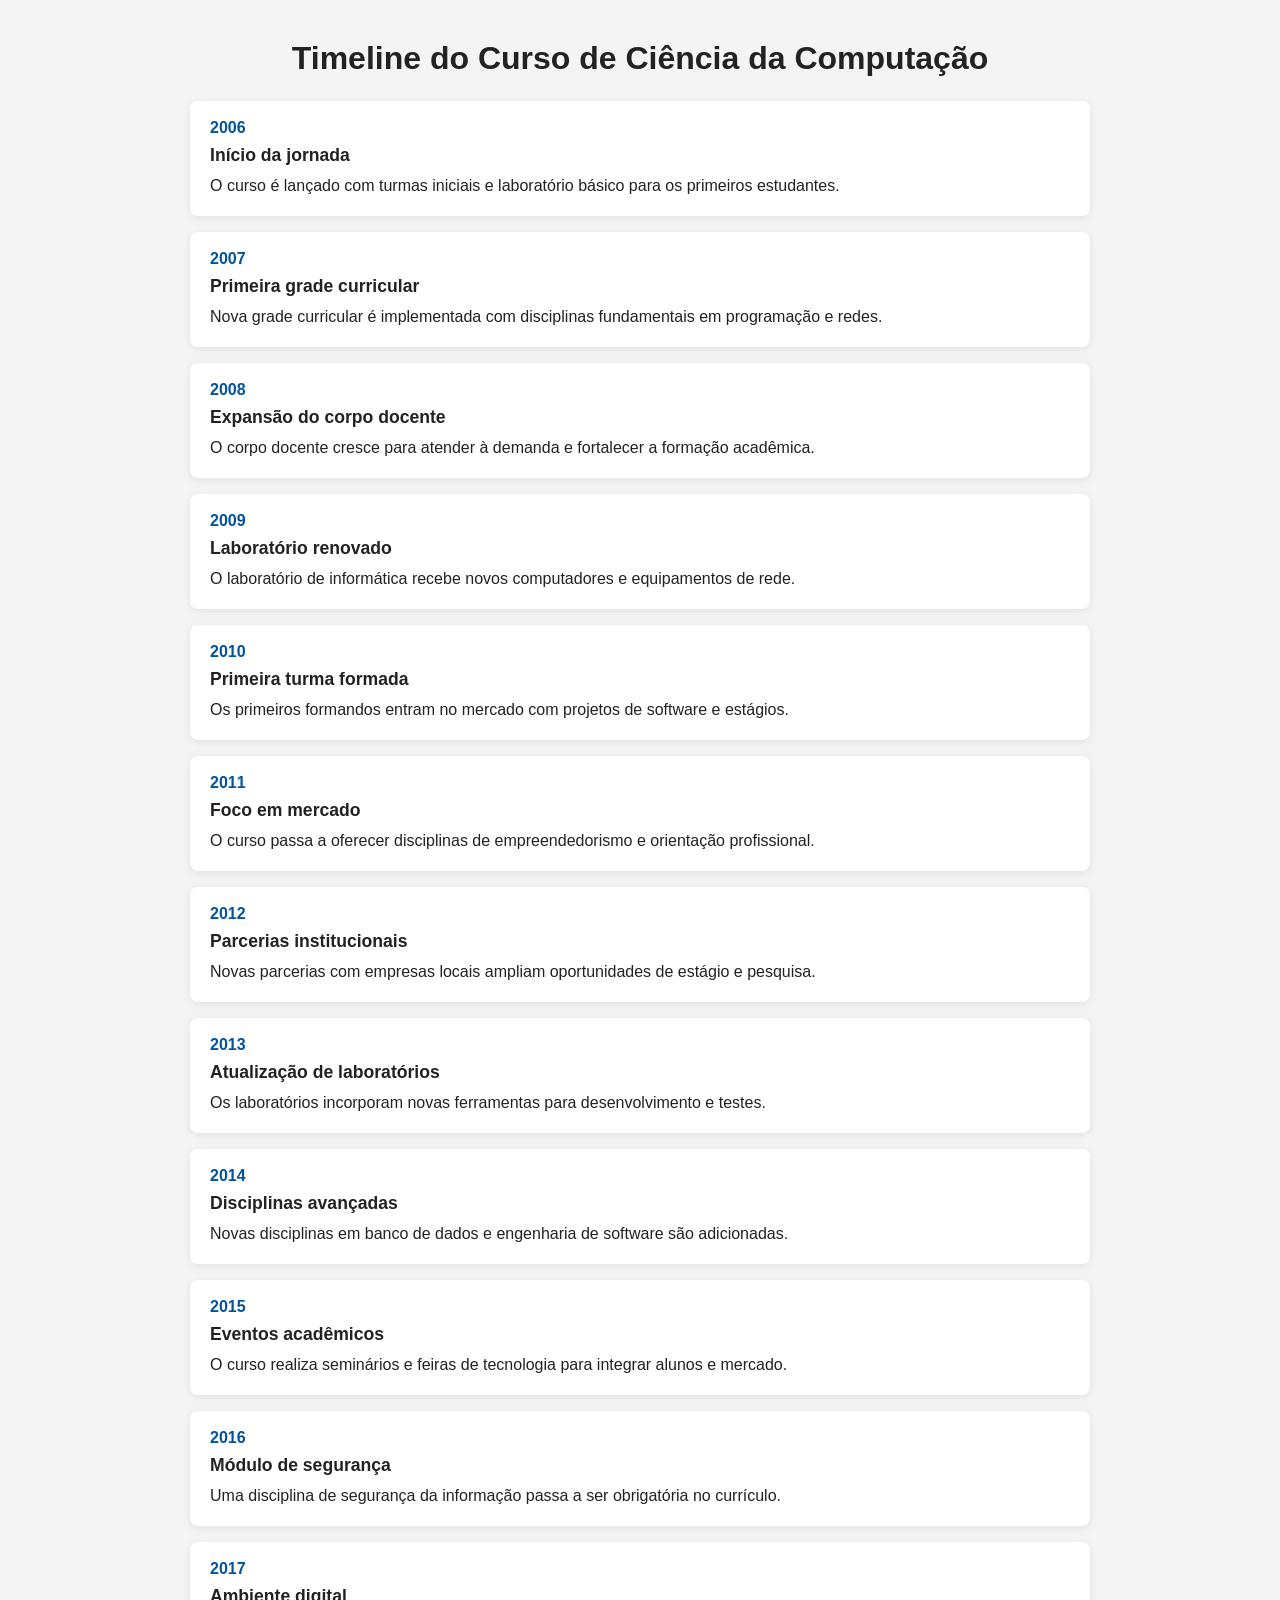
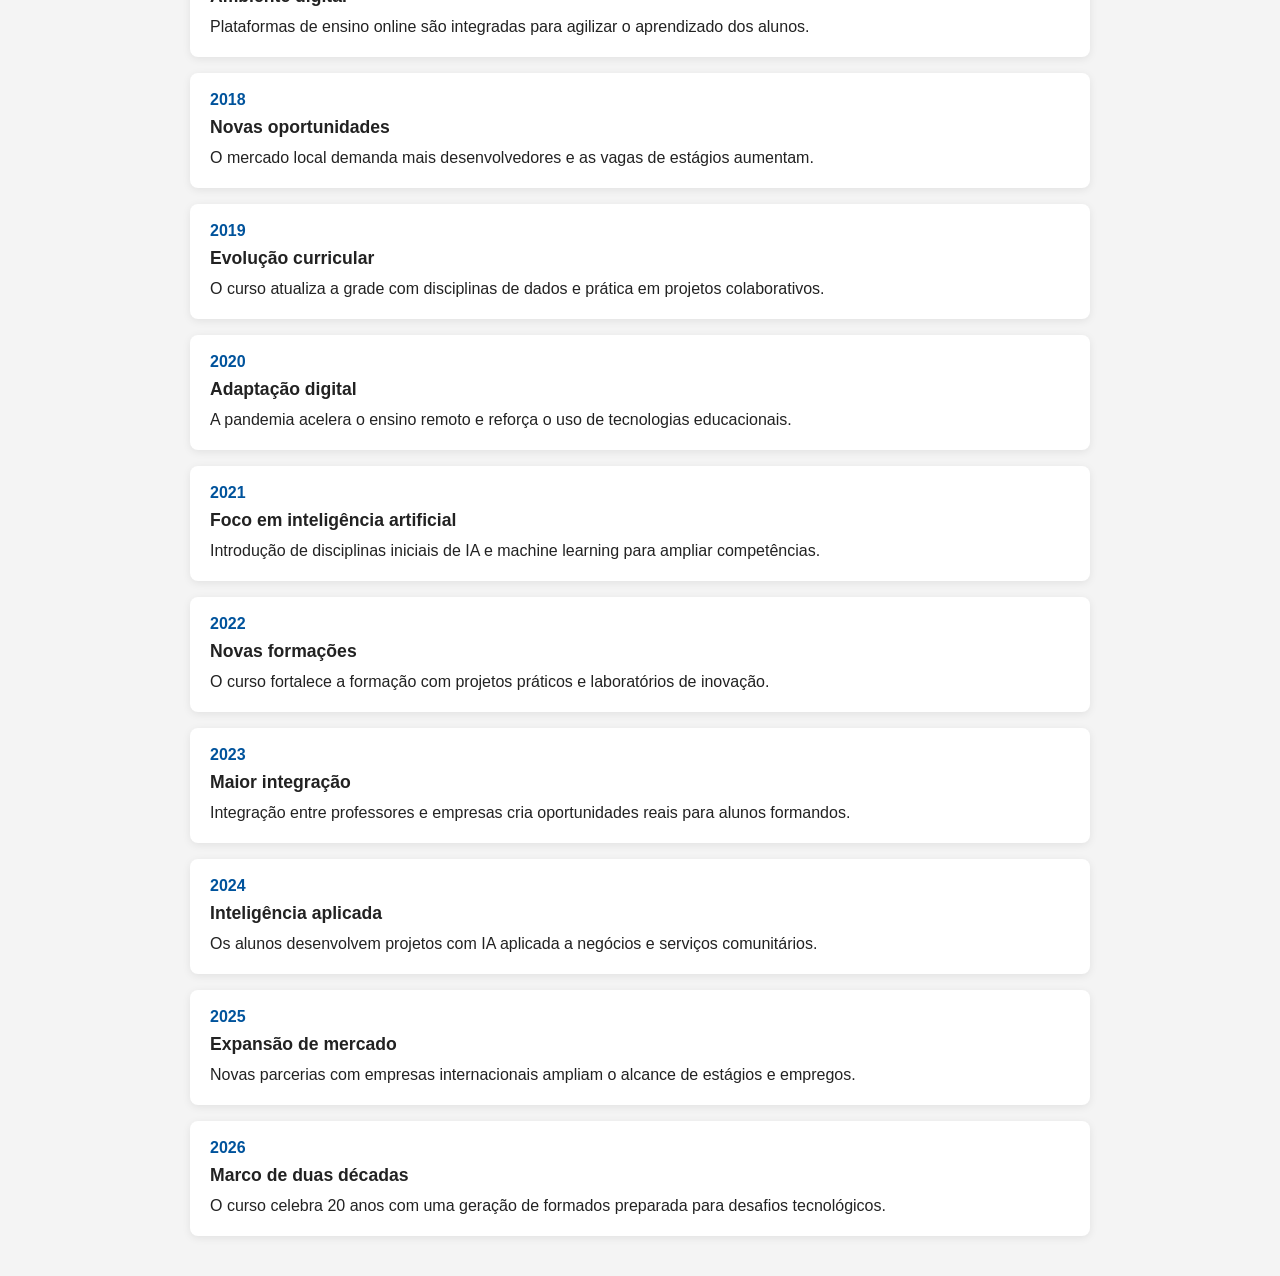
<file: conteudos/timeline.html>
<!DOCTYPE html>
<html lang="pt-BR">
  <head>
    <meta charset="UTF-8" />
    <meta name="viewport" content="width=device-width, initial-scale=1.0" />
    <title>Timeline do Curso de Ciência da Computação - Faculdade R. Sá</title>
    <style>
      body {
        font-family: Arial, sans-serif;
        margin: 0;
        padding: 0;
        background: #f4f4f4;
        color: #222;
      }
      .timeline {
        max-width: 900px;
        margin: 40px auto;
        padding: 0 20px;
      }
      .timeline h1 {
        text-align: center;
        margin-bottom: 24px;
      }
      .timeline-list {
        list-style: none;
        padding: 0;
      }
      .timeline-item {
        background: #fff;
        border-radius: 8px;
        margin-bottom: 16px;
        padding: 18px 20px;
        box-shadow: 0 2px 8px rgba(0, 0, 0, 0.08);
      }
      .timeline-item time {
        display: block;
        font-weight: bold;
        margin-bottom: 8px;
        color: #00539c;
      }
      .timeline-item h2 {
        margin: 0 0 8px;
        font-size: 1.1rem;
      }
      .timeline-item p {
        margin: 0;
        line-height: 1.5;
      }
    </style>
  </head>
  <body>
    <main class="timeline">
      <h1>Timeline do Curso de Ciência da Computação</h1>
      <ul class="timeline-list">
        <li class="timeline-item year-2006">
          <time datetime="2006">2006</time>
          <h2>Início da jornada</h2>
          <p>O curso é lançado com turmas iniciais e laboratório básico para os primeiros estudantes.</p>
        </li>
        <li class="timeline-item year-2007">
          <time datetime="2007">2007</time>
          <h2>Primeira grade curricular</h2>
          <p>Nova grade curricular é implementada com disciplinas fundamentais em programação e redes.</p>
        </li>
        <li class="timeline-item year-2008">
          <time datetime="2008">2008</time>
          <h2>Expansão do corpo docente</h2>
          <p>O corpo docente cresce para atender à demanda e fortalecer a formação acadêmica.</p>
        </li>
        <li class="timeline-item year-2009">
          <time datetime="2009">2009</time>
          <h2>Laboratório renovado</h2>
          <p>O laboratório de informática recebe novos computadores e equipamentos de rede.</p>
        </li>
        <li class="timeline-item year-2010">
          <time datetime="2010">2010</time>
          <h2>Primeira turma formada</h2>
          <p>Os primeiros formandos entram no mercado com projetos de software e estágios.</p>
        </li>
        <li class="timeline-item year-2011">
          <time datetime="2011">2011</time>
          <h2>Foco em mercado</h2>
          <p>O curso passa a oferecer disciplinas de empreendedorismo e orientação profissional.</p>
        </li>
        <li class="timeline-item year-2012">
          <time datetime="2012">2012</time>
          <h2>Parcerias institucionais</h2>
          <p>Novas parcerias com empresas locais ampliam oportunidades de estágio e pesquisa.</p>
        </li>
        <li class="timeline-item year-2013">
          <time datetime="2013">2013</time>
          <h2>Atualização de laboratórios</h2>
          <p>Os laboratórios incorporam novas ferramentas para desenvolvimento e testes.</p>
        </li>
        <li class="timeline-item year-2014">
          <time datetime="2014">2014</time>
          <h2>Disciplinas avançadas</h2>
          <p>Novas disciplinas em banco de dados e engenharia de software são adicionadas.</p>
        </li>
        <li class="timeline-item year-2015">
          <time datetime="2015">2015</time>
          <h2>Eventos acadêmicos</h2>
          <p>O curso realiza seminários e feiras de tecnologia para integrar alunos e mercado.</p>
        </li>
        <li class="timeline-item year-2016">
          <time datetime="2016">2016</time>
          <h2>Módulo de segurança</h2>
          <p>Uma disciplina de segurança da informação passa a ser obrigatória no currículo.</p>
        </li>
        <li class="timeline-item year-2017">
          <time datetime="2017">2017</time>
          <h2>Ambiente digital</h2>
          <p>Plataformas de ensino online são integradas para agilizar o aprendizado dos alunos.</p>
        </li>
        <li class="timeline-item year-2018">
          <time datetime="2018">2018</time>
          <h2>Novas oportunidades</h2>
          <p>O mercado local demanda mais desenvolvedores e as vagas de estágios aumentam.</p>
        </li>
        <li class="timeline-item year-2019">
          <time datetime="2019">2019</time>
          <h2>Evolução curricular</h2>
          <p>O curso atualiza a grade com disciplinas de dados e prática em projetos colaborativos.</p>
        </li>
        <li class="timeline-item year-2020">
          <time datetime="2020">2020</time>
          <h2>Adaptação digital</h2>
          <p>A pandemia acelera o ensino remoto e reforça o uso de tecnologias educacionais.</p>
        </li>
        <li class="timeline-item year-2021">
          <time datetime="2021">2021</time>
          <h2>Foco em inteligência artificial</h2>
          <p>Introdução de disciplinas iniciais de IA e machine learning para ampliar competências.</p>
        </li>
        <li class="timeline-item year-2022">
          <time datetime="2022">2022</time>
          <h2>Novas formações</h2>
          <p>O curso fortalece a formação com projetos práticos e laboratórios de inovação.</p>
        </li>
        <li class="timeline-item year-2023">
          <time datetime="2023">2023</time>
          <h2>Maior integração</h2>
          <p>Integração entre professores e empresas cria oportunidades reais para alunos formandos.</p>
        </li>
        <li class="timeline-item year-2024">
          <time datetime="2024">2024</time>
          <h2>Inteligência aplicada</h2>
          <p>Os alunos desenvolvem projetos com IA aplicada a negócios e serviços comunitários.</p>
        </li>
        <li class="timeline-item year-2025">
          <time datetime="2025">2025</time>
          <h2>Expansão de mercado</h2>
          <p>Novas parcerias com empresas internacionais ampliam o alcance de estágios e empregos.</p>
        </li>
        <li class="timeline-item year-2026">
          <time datetime="2026">2026</time>
          <h2>Marco de duas décadas</h2>
          <p>O curso celebra 20 anos com uma geração de formados preparada para desafios tecnológicos.</p>
        </li>
      </ul>
    </main>
  </body>
</html>
</file>
